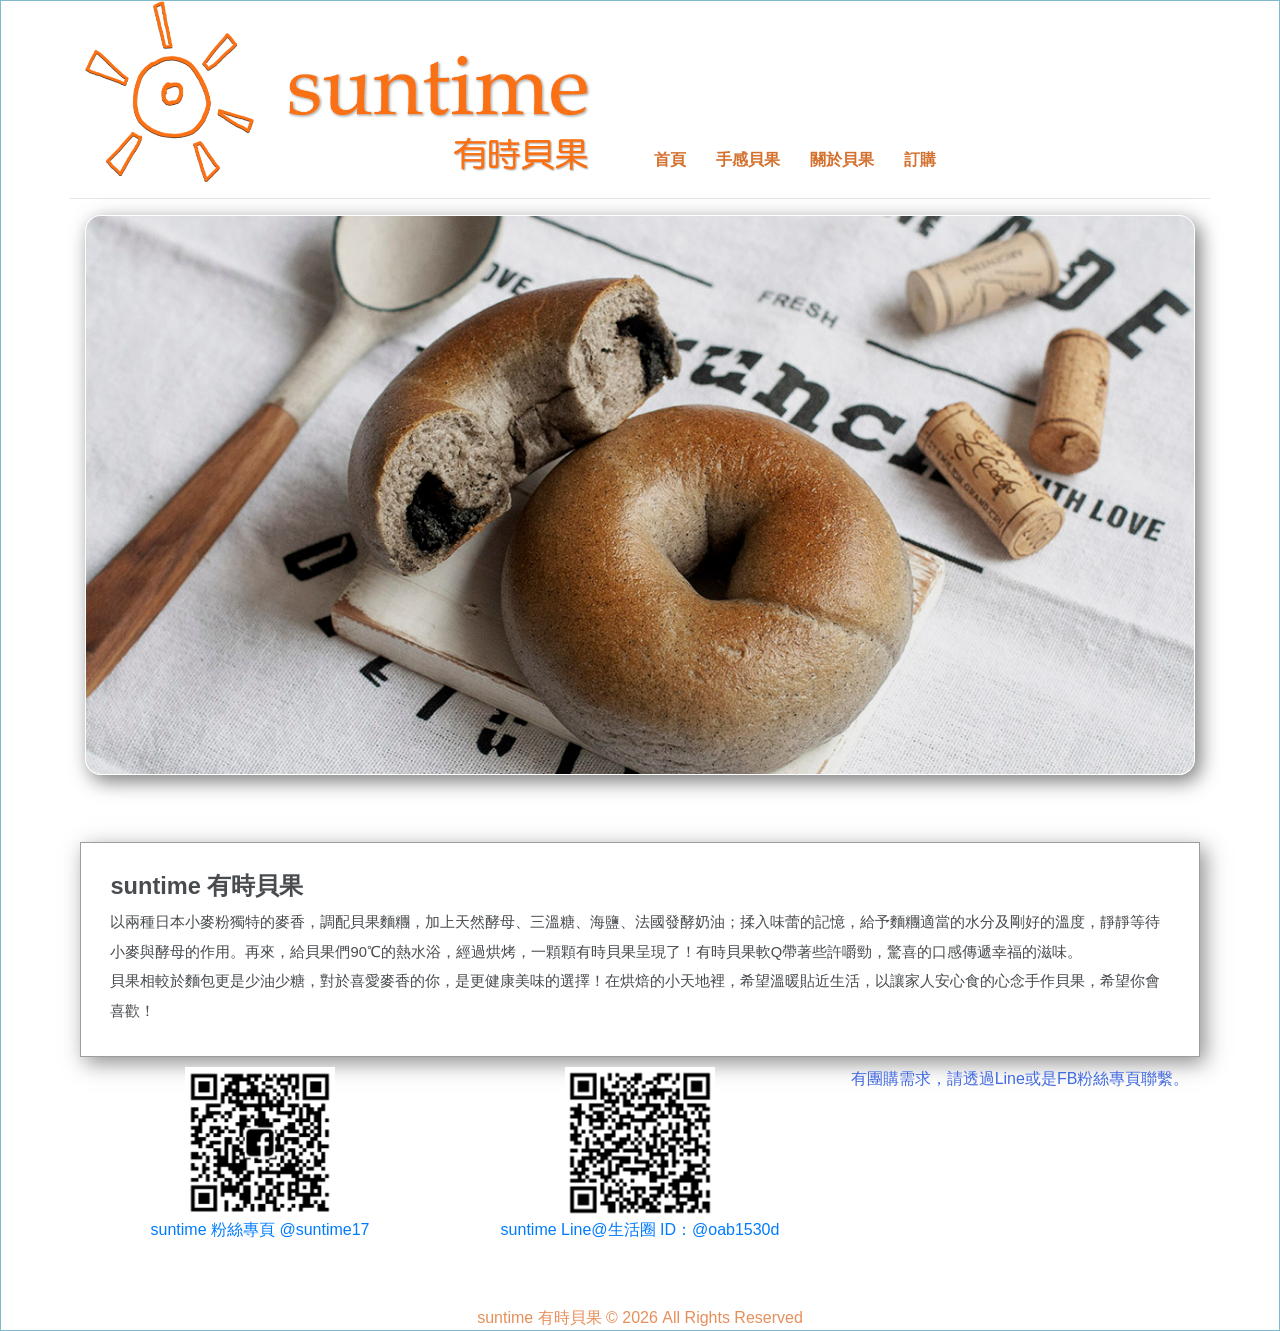
<file: index.html>
<!DOCTYPE html>
<html lang="zh-TW">
<head>
<!-- google Analytics 標記 -->
<!-- Global site tag (gtag.js) - Google Analytics -->
<script async src="https://www.googletagmanager.com/gtag/js?id=UA-131374659-1"></script>
<script>
    window.dataLayer = window.dataLayer || [];
    function gtag(){dataLayer.push(arguments);}
    gtag('js', new Date());
    gtag('config', 'UA-131374659-1');
</script>

<meta charset="UTF-8">
<title>suntime 有時貝果</title>

<meta name="description" content="suntime 有時貝果 | 好吃貝果的秘訣，就是把頂級天然的食材，以恰如其份的比例，誠意手作，精緻烘烤，獻給麵包與貝果的愛好者！特別推薦：鹽之花貝果﹑蔓越莓起司貝果！">

<meta name="viewport" content="width=device-width, initial-scale=1.0, minimum-scale=0.6, maximum-scale=2.0, user-scalable=no"/>
<link href="css/bootstrap.css" rel="stylesheet">
<link href="css/style.css" rel="stylesheet" media="all">
<link href="css/font.css" rel="stylesheet" media="all">

<!-- <script src="js/plugin/jquery-2.1.4.min.js"></script> -->
<script src="https://code.jquery.com/jquery-3.6.0.min.js"></script>
<script src="js/plugin/jquery.mobile-1.4.5.min.js"></script>

<script src="js/plugin/popper.min.js"></script>
<script src="js/plugin/bootstrap.js"></script>
<script src="js/main.js"></script>
<!-- <script src="https://smtpjs.com/v3/smtp.js"></script> -->
<!-- <script type="text/javascript" src="https://cdn.jsdelivr.net/npm/emailjs-com@2.3.2/dist/email.min.js"></script> -->

</head>

<body>
<header></header>
    <div class="container" id="myTitle">
    <!-- <div data-role="header"> -->
    <!-- 網頁標題 -->
    <div class="row">
        <img class="col-md-6" id='logoPic' src="img/sunlogo.png">

        <div class="col-md-6 navBar">
            <!-- <ul class="nav topNav"> -->
            <ul class="nav">
                <li><a href="#" class="navItem" id='mHome'>首頁</a></li>
                <li><a href="#" class="navItem" id='mBrief'>手感貝果</a></li>
                <li><a href="#" class="navItem" id='mAbout'>關於貝果</a></li>
                <li><a href="https://sunorder.netlify.app/" class="navItem" target="_blank">訂購</a></li>
            </ul>
        </div>
        <hr size="8px" align="center" width="100%">
    </div>


    <!-- 有時貝果 主頁 -->
<pageHome>
    <mainDiv class="row">
        <!-- 處理輪播圖形 -->
        <mainImg class="col-md-12"></mainImg>

        <div class="col-md-12" id="intro">
            <div class='ttlf mainCube shadow777'>
                <h1><strong>suntime 有時貝果</strong></h1>
                以兩種日本小麥粉獨特的麥香，調配貝果麵糰，加上天然酵母、三溫糖、海鹽、法國發酵奶油；揉入味蕾的記憶，給予麵糰適當的水分及剛好的溫度，靜靜等待小麥與酵母的作用。再來，給貝果們90℃的熱水浴，經過烘烤，一顆顆有時貝果呈現了！有時貝果軟Q帶著些許嚼勁，驚喜的口感傳遞幸福的滋味。</br>
                貝果相較於麵包更是少油少糖，對於喜愛麥香的你，是更健康美味的選擇！在烘焙的小天地裡，希望溫暖貼近生活，以讓家人安心食的心念手作貝果，希望你會喜歡！
            </div>
        </div>
    </mainDiv>
    <div class="row">
        <div class="col-md-4">
            <a href="https://www.facebook.com/suntime17" target="_blank">
                <img src="img/qrFb.jpg" width="150">
                <p>suntime 粉絲專頁 @suntime17</p>
            </a>
        </div>
        <div class="col-md-4">
            <a href="http://line.me/ti/p/@oab1530d" target="_blank">
                <img src="img/line@.png" width="150">
                <p>suntime Line@生活圈 ID：@oab1530d</p>
            </a>
        </div>
        <div class="col-md-4">
            <p class="infos">有團購需求，請透過Line或是FB粉絲專頁聯繫。</p>

            <!-- <div class="dl_btn"><a href="https://nieo7.github.io/suntime/form/purchase.zip" download>下載團購表單(zip檔)</a></div> -->
            <!-- <div><a href="http://www.nieo.com.tw/suntime/form/purchase.zip" download>下載團購表單(zip檔)</a></div> -->
            <!-- <div><a href="https://nieo7.github.io/suntime/form/purchase.xlsx" download>下載團購表單(excel檔)</a></div> -->
            <!-- <div class="dl_btn"><p id="downloadBtn">下載團購表單(excel檔)</p></div>
            <div>
            <p class="gf00">如果點選連結無法下載</br>請在連結處按滑鼠右鍵</br>選擇「另存連結為」即可下載</p>
            </div> -->

        </div>

    </div>
    <br>
    <br>


</pageHome>
    <!-- 貝果口味 -->
<pageBrief>
    <mmenu>
        <div class="row" id="foodType">
            <div class="col-md-4 col-sm-6">
                <img class='thumbPic' src='img/bagel/nmbx_0.webp'></img>
                <p class='ttItem'>檸檬冰心<small>　蛋奶素</small><span class='small redTag'>　新品　</span></p>
                <ul class="list-unstyled">
                    <li class='ttPrize'>定價：每個 NT$60</li>
                </ul>
                <p class="ttItemIntro">
                    檸檬及友善飼養的新鮮雞蛋製作的檸檬冰心醬，冷凍回溫15～20分鐘，像似貝果夾著酸甜檸檬冰淇淋，再回溫一點猶如流心留住你的心！一定一定要冰冰的吃喔！
                </p>
            </div>
            <!-- <div class="col-md-4 col-sm-6">
                <img class='thumbPic' src='img/bagel/rldg0.jpg'></img>
                <p class='ttItem'>乳酪蛋糕 貝果<small>　奶素　</small></p>
                <ul class="list-unstyled">
                    <li class='ttPrize'>定價：每個 NT$58</li>
                </ul>
                <p class="ttItemIntro">
                    微妙的跳脫乳酪蛋糕的口感，卻有宛如乳酪甜點般令人眷戀的滋味！
                </p>
            </div> -->
            <div class="col-md-4 col-sm-6">
                <img class='thumbPic' src='img/bagel/csscj2.jpg'></img>
                <p class='ttItem'>起司三重奏 2.0 版<small>　奶素</small></p>
                    <ul class="list-unstyled">
                        <li class='ttPrize'>定價：每個 NT$65</li>
                    </ul>
                <p class="ttItemIntro">
                    新的內餡，義大利進口的櫻桃型莫扎瑞拉牽絲的口感融合切達起司、帕馬森起司，再把貝果表面起司焗烤到金黃，鹹香「鈣」好吃！
                </p>
            </div>
            <!-- <div class="col-md-4 col-sm-6">
                <img class='thumbPic' src='img/bagel/cmlj0.jpg'></img>
                <p class='ttItem'>草莓戀人 / 草莓<small>　奶素　</small> <span class='small redTag'>　季節限定　</span></p>
                <ul class="list-unstyled">
                    <li class='ttPrize'>定價：每個 NT$60</li>
                </ul>
                <p class="ttItemIntro">
                    草莓戀人貝果，草莓乾的酸甜加上乳酪濃郁的奶香，或是草莓貝果只有草莓的存粹，都讓季節存在幸福的包圍。
                </p>
            </div> -->
            <!-- <div class="col-md-4 col-sm-6">
                <img class='thumbPic' src='img/bagel/jtrr_0.jpg'></img>
                <p class='ttItem'>海鹽焦糖<small>　奶素　</small> <span class='small redTag'>　新品　</span></p>
                <ul class="list-unstyled">
                    <li class='ttPrize'>定價：每個 NT$55</li>
                </ul>
                <p class="ttItemIntro">
                    來自法國的海鹽焦糖丁，以法國麵包🥖呈現，烘烤後融化的奶油香氣與甜鹹濃郁的焦糖風味，滿滿的美味絕對值！
                </p>
            </div> -->
            <div class="col-md-4 col-sm-6">
                <img class='thumbPic' src='img/bagel/hc_0.jpg'></img>
                <p class='ttItem'>香橙 / 香橙乳酪<small>　奶素　</small> </p>
                <ul class="list-unstyled">
                    <li class='ttPrize'>定價：每個 NT$65</li>
                </ul>
                <p class="ttItemIntro">
                    選用無添加的糖漬橘皮，烘烤時漫溢著橙果的香甜氣息，軟Q帶有香氣，加上乳酪更有意想不到的驚艷！
                </p>
            </div>
            <!-- <div class="col-md-4 col-sm-6">
                <img class='thumbPic' src='img/bagel/rsrr_0.jpg'></img>
                <p class='ttItem'>肉鬆乳酪<small>　葷食　</small></p>
                <ul class="list-unstyled">
                    <li class='ttPrize'>定價：每個 NT$56</li>
                </ul>
                <p class="ttItemIntro">
                    香鹹肉鬆融合在柔軟的奶油起司中，美妙滋味令人念念不忘！千挑萬選，無添加的絕美肉鬆。
                </p>
            </div> -->
            <!-- <div class="col-md-4 col-sm-6">
                <img class='thumbPic' src='img/bagel/bjnx_0.jpg'></img>
                <p class='ttItem'>伯爵奶酥<small>　奶素　</small></p>
                <ul class="list-unstyled">
                    <li class='ttPrize'>定價：每個 NT$50</li>
                </ul>
                <p class="ttItemIntro">
                    自製微甜奶香奶酥，搭配伯爵茶迷人的茶香，無蛋、無修飾澱粉，奶酥控的首選！
                </p>
            </div> -->
            <!-- <div class="col-md-4 col-sm-6">
                <img class='thumbPic' src='img/bagel/uwnx_0.jpg'></img>
                <p class='ttItem'>原味奶酥<small>　奶素　</small></p>
                <ul class="list-unstyled">
                    <li class='ttPrize'>定價：每個 NT$50</li>
                </ul>
                <p class="ttItemIntro">
                    法國奶油、澳洲奶粉，加日本上白糖，奶香濃郁微甜不膩，加入蔓越莓果，酸甜交織、口感升級。
                </p>
            </div> -->
            <div class="col-md-4 col-sm-6">
                <img class='thumbPic' src='img/bagel/rsbx0.jpg'></img>
                <p class='ttItem'>肉鬆冰心 <small>　葷食　</small></p>
                <ul class="list-unstyled">
                    <li class='ttPrize'>定價：每個 NT$65</li>
                </ul>
                <p class="ttItemIntro">
                    法國發酵奶油與北海道煉乳所製成的冰心餡，加上鹹香的肉鬆，夏天冰了再吃，甜鹹滋味、令人回味！
                </p>
            </div>
            <!-- <div class="col-md-4 col-sm-6">
                <img class='thumbPic' src='img/bagel/apple_0.jpg'></img>
                <p class='ttItem'>蘋果乳酪 <small>　奶素　</small></p>
                <ul class="list-unstyled">
                    <li class='ttPrize'>定價：每個 NT$58</li>
                </ul>
                <p class="ttItemIntro">
                    循著法式甜點的記憶製作蘋果餡，烘烤後蘋果餡保有微脆口感，搭配新鮮的奶油乳酪，香甜爽口！
                </p>
            </div> -->
            <!-- <div class="col-md-4 col-sm-6">
                <img class='thumbPic' src='img/bagel/ss2.jpg'></img>
                <p class='ttItem'>桑葚 / 桑葚乳酪 <small>　奶素　</small><span class='small redTag'>季節限定</span></p>
                <ul class="list-unstyled">
                    <li class='ttPrize'>定價：每個 NT$55</li>
                </ul>
                <p class="ttItemIntro">
                    每年4月中旬自家熬煮桑葚果醬，最具在地特色的莓果，豐富的花青素、維生素c、鐵質；揉入麵糰、包裹入餡，難以言喻的好滋味。
                </p>
            </div> -->
            <div class="col-md-4 col-sm-6">
                <img class='thumbPic' src='img/bagel/mtj_0.jpg'></img>
                <p class='ttItem'>明太子 <small>　葷食　</small></p>
                <ul class="list-unstyled">
                    <li class='ttPrize'>定價：每個 NT$65</li>
                </ul>
                <p class="ttItemIntro">
                    用貝果麵糰呈現法棍🥖的樣貌，口感極像軟法，日本明太子、Q比沙拉醬與發酵奶油的結合，真的好明太子喔！
                </p>
            </div>
            <div class="col-md-4 col-sm-6">
                <img class='thumbPic' src='img/bagel/lmns.jpg'></img>
                <p class='ttItem'>藍莓 / 藍莓乳酪 <small>　奶素　</small></p>
                <ul class="list-unstyled">
                    <li class='ttPrize'>定價：每個 NT$65</li>
                </ul>
                <p class="ttItemIntro">
                    藍莓、冰糖與檸檬🍋用文火慢慢的煮，不時攪拌以保持果粒的口感與最佳的酸甜比例，麵團裡拌入藍莓果醬，每一口都能吃到藍莓的味道～
                </p>
            </div>
            <!-- <div class="col-md-4 col-sm-6">
                <img class='thumbPic' src='img/bagel/blackbg.jpg'></img>
                <p class='ttItem'>黑貝果<small>　奶素　</small></p>
                <ul class="list-unstyled">
                    <li class='ttPrize'>定價：每個 NT$50</li>
                </ul>
                <p class="ttItemIntro">
                    特別選用低溫烘焙黑芝麻研磨，沒有焦苦味，而且保存了更多的養分；融入發酵奶油、三溫糖與些許海鹽平衡甜味，黑芝麻的營養與美味到位了。
                </p>
            </div> -->
            <div class="col-md-4 col-sm-6">
                <img class='thumbPic' src='img/bagel/mcbs1.jpg'></img>
                <p class='ttItem'>抹茶<small>　奶素　</small>
                <ul class="list-unstyled">
                    <li class='ttPrize'>定價：每個 NT$65</li>
                </ul>
                <p class="ttItemIntro">
                    日本丸久小山園的抹茶粉，苦澀甘醇兼融，抹茶風味濃郁香醇， 搭配半熟乳酪手法製作的抹茶內餡，熱熱的時候很好吃，冰涼後吃，更是今夏最驚喜的滋味！
                </p>
            </div>
            <div class="col-md-4 col-sm-6">
                <img class='thumbPic' src='img/bagel/ech.jpg'></img>
                <p class='ttItem'>鹽之花<small>　奶素　</small><span class="redTag">超人氣</span></p>
                <ul class="list-unstyled">
                        <li class='ttPrize'>定價：每個 NT$55</li>
                </ul>
                <p class="ttItemIntro">
                    貝果麵團與鹽奶油的比例恰到好處，軟Q貝果加上奶油融化在底部的交疊滋味，烘烤前灑上鹽之花增加口感層次，超人氣的鹽之花貝果🥯，真的好迷人！
                </p>

            </div>
            <!-- <div class="col-md-4 col-sm-6">
                <img class='thumbPic' src='img/bagel/kl0.jpg'></img>
                <p class='ttItem'>咖哩<small>　葷食　</small></p>
                <ul class="list-unstyled">
                    <li class='ttPrize'>定價：每個 NT$58</li>
                </ul>
                <p class="ttItemIntro">
                    甘甜的洋蔥、低脂豬絞肉，天然咖哩香料，製成香醇濃郁的咖哩濃湯餡；透過烘烤，飄散著咖哩香氣，內陷融化成juice、濃郁的咖哩醬汁。
                </p>
            </div> -->

            <div class="col-md-4 col-sm-6">
                <img class='thumbPic' src='img/bagel/dshc2.jpg'></img>
                <p class='ttItem'>德式香腸<small>　葷食</small></p>
                    <ul class="list-unstyled">
                            <li class='ttPrize'>定價：每個 NT$60</li>
                    </ul>
                    <p class="ttItemIntro">
                    滿滿的恆春洋蔥加入貝果麵糰，特別採用信譽可靠的信功德式香腸，表層的七彩胡椒讓香氣加分，洋溢著滿足與幸福的滋味。
                    </p>
            </div>
            <div class="col-md-4 col-sm-6">
                <img class='thumbPic' src='img/bagel/dshcbgj.jpg'></img>
                <p class='ttItem'>德式香腸貝果捲<small>　葷食</small></p>
                    <ul class="list-unstyled">
                            <li class='ttPrize'>定價：每個 NT$65</li>
                    </ul>
                    <p class="ttItemIntro">
                        好吃的信功豬德式香腸，用貝果麵糰圈裹成捲，可愛又令人滿足的德式香腸貝果捲是鹹口味貝果的首選。
                    </p>
            </div>
            <!-- <div class="col-md-4 col-sm-6">
                <img class='thumbPic' src='img/bagel/mum0.jpg'></img>
                <p class='ttItem'>蔓越莓起司<small>　奶素</small></p>
                <ul class="list-unstyled">
                    <li class='ttPrize'>定價：每個 NT$55</li>
                </ul>
                <p class="ttItemIntro">
                    生長於北美的小紅寶石果，加上荷蘭天然熟成的米摩勒特起司，微鹹的味道帶著果香，與酸甜莓果之間交織了和諧的滋味！
                </p>
            </div> -->
            <!-- <div class="col-md-4 col-sm-6">
                <img class='thumbPic' src='img/bagel/gnbg01.jpg'></img>
                <p class='ttItem'>吉拿貝果<small>　奶素</small></p>
                <ul class="list-unstyled">
                    <li class='ttPrize'>每個 定價：NT$58</li>
                </ul>
                <p class="ttItemIntro">
                    以貝果少油少糖的概念出發，麵糰裡加入足量的胡桃，選用日本Gaban頂級肉桂粉，香味溫和有深度，表面的中雙糖讓甜味帶著口感。
                </p>
            </div> -->
            <div class="col-md-4 col-sm-6">
                <img class="thumbPic" src='img/bagel/kkrl.jpg'></img>
                <p class='ttItem'>可可乳酪<small>　奶素</small></p>
                    <ul class="list-unstyled">
                        <li class='ttPrize'>定價：每個 NT$65</li>
                    </ul>
                <p class="ttItemIntro">
                    法芙娜是高級巧克力的代名詞，以100%的法芙娜可可粉加在貝果麵糰中，香純的可可風味加上法芙娜巧克力豆、綿密的奶油乳酪，對味！
                </p>
            </div>
                <!-- <div class="col-md-4 col-sm-6">
                    <img class="thumbPic" src='img/bagel/ccfmd2.jpg'></img>
                    <p class='ttItem'>可可蜂蜜丁<small>　奶素</small></p>
                        <ul class="list-unstyled">
                                <li class='ttPrize'>定價：每個 NT$58</li>
                        </ul>
                    <p class="ttItemIntro">
                        法芙娜是高級巧克力的代名詞，以100%的法芙娜可可粉加在貝果麵糰中，香純的可可風味加上法芙娜巧克力豆，遇上蜂蜜丁，滿是愉悅與抗氧化的能量～
                    </p>
                </div> -->
                <div class="col-md-4 col-sm-6">
                    <img class='thumbPic' src='img/bagel/cklht0.jpg'></img>
                    <p class='ttItem'>巧克力杏桃<small>　奶素</small></p>
                        <ul class="list-unstyled">
                                <li class='ttPrize'>定價：每個 NT$65</li>
                        </ul>
                    <p class="ttItemIntro">
                        使用頂級法國法芙娜100%黑可可粉及巧克力豆，當巧克力與杏桃相遇，入口回味，絕佳搭配！
                    </p>
                </div>
                <!-- <div class="col-md-4 col-sm-6">
                    <img class='thumbPic' src='img/bagel/htfmd0.jpg'></img>
                    <p class='ttItem'>核桃蜂蜜丁<small>　奶素</small></p>
                        <ul class="list-unstyled">
                                <li class='ttPrize'>定價：每個 NT$52</li>
                        </ul>
                        <p class="ttItemIntro">
                            核桃麵糰裡包入日本加藤美蜂園的蜂蜜丁，非常協調的滋味。
                        </p>
                </div> -->

                <div class="col-md-4 col-sm-6">
                    <img class='thumbPic' src='img/bagel/uw1.jpg'></img>
                    <p class='ttItem'>原味<small>　奶素</small></p>
                        <ul class="list-unstyled">
                                <li class='ttPrize'>定價：每個 NT$45</li>
                        </ul>
                        <p class="ttItemIntro">
                            貝果的初心，精心手製，特別軟Q的口感，喜愛貝果的您，一定要品嚐看看。
                        </p>
                </div>
                <!-- <div class="col-md-4 col-sm-6">
                    <img class='thumbPic' src='img/bagel/hgemj1.jpg'></img>
                    <p class='ttItem'>黃金亞麻籽<small>　奶素</small></p>
                        <ul class="list-unstyled">
                            <li class='ttPrize'>定價：每個 NT$40</li>
                        </ul>
                        <p class="ttItemIntro">
                            麵糰中揉入黃金亞麻籽，烤出營養，也烤出特別的風味。
                        </p>
                </div> -->

            <!-- <div class="col-md-4 col-sm-6">
                <img class='thumbPic' src='img/bagel/mg0.jpg'></img>
                <p class='ttItem'>芒果 / 芒果乳酪<small>　奶素　</small><span class='small'>完售，請期待今年產季到來</span></p>
                <ul class="list-unstyled">
                    <li class='ttPrize'>定價：每個 NT$58</li>
                </ul>
                <p class="ttItemIntro">
                    台南玉井生產的新鮮芒果，手工切片、烘烤。天然香甜的夏之果經過酒釀後，無論是單純芒果、或是與奶油起司交織的味道都十分迷人。
                </p>
            </div> -->
        </div>
    </mmenu>
</pageBrief>

<!-- 關於 貝果 -->
<pageAbout>
    <div class='nBoard'>
        <h5><strong>訂購及運費說明</strong></h5>
        請點選右上方「訂購」進入線上訂購頁，選擇品項數量並填寫收件資料，送出後會顯示訂單編號，並寄送訂購通知信給您。
        我們收到訂購後會與您聯絡確認時間，確認無誤並收到您的匯款後，將於2～5天內出貨。<br><br>

        <strong>冷凍宅配（台灣本島）</strong>
        <ul><li>運費：NT$160。訂購滿2000元免運費。</li></ul>
        <strong>高雄市區</strong><br>
        <ul><li>訂購滿1500元，可免費常溫送貨（請於三日前訂購）。</li></ul>
    </div>
    <div class='nBoard'>
        <h5><strong>貝果保存</strong></h5>
        <strong>常溫貝果</strong>當天未食用，建議冷藏或冷凍。</br>
        <strong>宅配冷凍貝果</strong>皆以冷凍保存！
    </div>

    <div class='nBoard'>
        <h5><strong>貝果解凍</strong></h5>
        <ul>
            <li>前一晚放到冰箱冷藏室退冰。</li>
            <li>室溫退冰約40分鐘。</li>
        </ul>
    </div>
    <div class='nBoard'>
        <h5><strong>貝果加熱</strong></h5>
        <p>常溫或冷藏退冰貝果的加熱方式</p>
            <ul><strong>烤箱：</strong>
                <li>預熱烤箱180℃ 5分鐘，貝果表面噴水，放進烤箱3～4分鐘。</li>
            </ul>
            <ul><strong>氣炸鍋：</strong>
                <li>200℃免預熱，加熱1分30秒～2分鐘。</li>
                <li>預熱180℃，加熱1分30秒～2分鐘。</li>
                <li>冷凍直接加熱：預熱160℃後烤直接烤6分鐘。</li>
            </ul>

            <ul><strong>微波爐：</strong>
                <li>貝果表面噴水，加熱20～30秒。</li>
            </ul>

            <ul><strong>電鍋：</strong>
                <li>只要10cc的水，電鍋跳起即可取出食用。</li>
                <li>冷凍直接加熱：貝果不需解凍，加入50cc的水，電源跳起7-10分鐘後取出。</li>
            </ul>
    </div>



</pageAbout>
    <div class='row'>
        <div data-role="footer"  class='col-md-12 ttOrange'> suntime 有時貝果 © 2026 All Rights Reserved</div>
    </div>
</body>
</html>
</file>
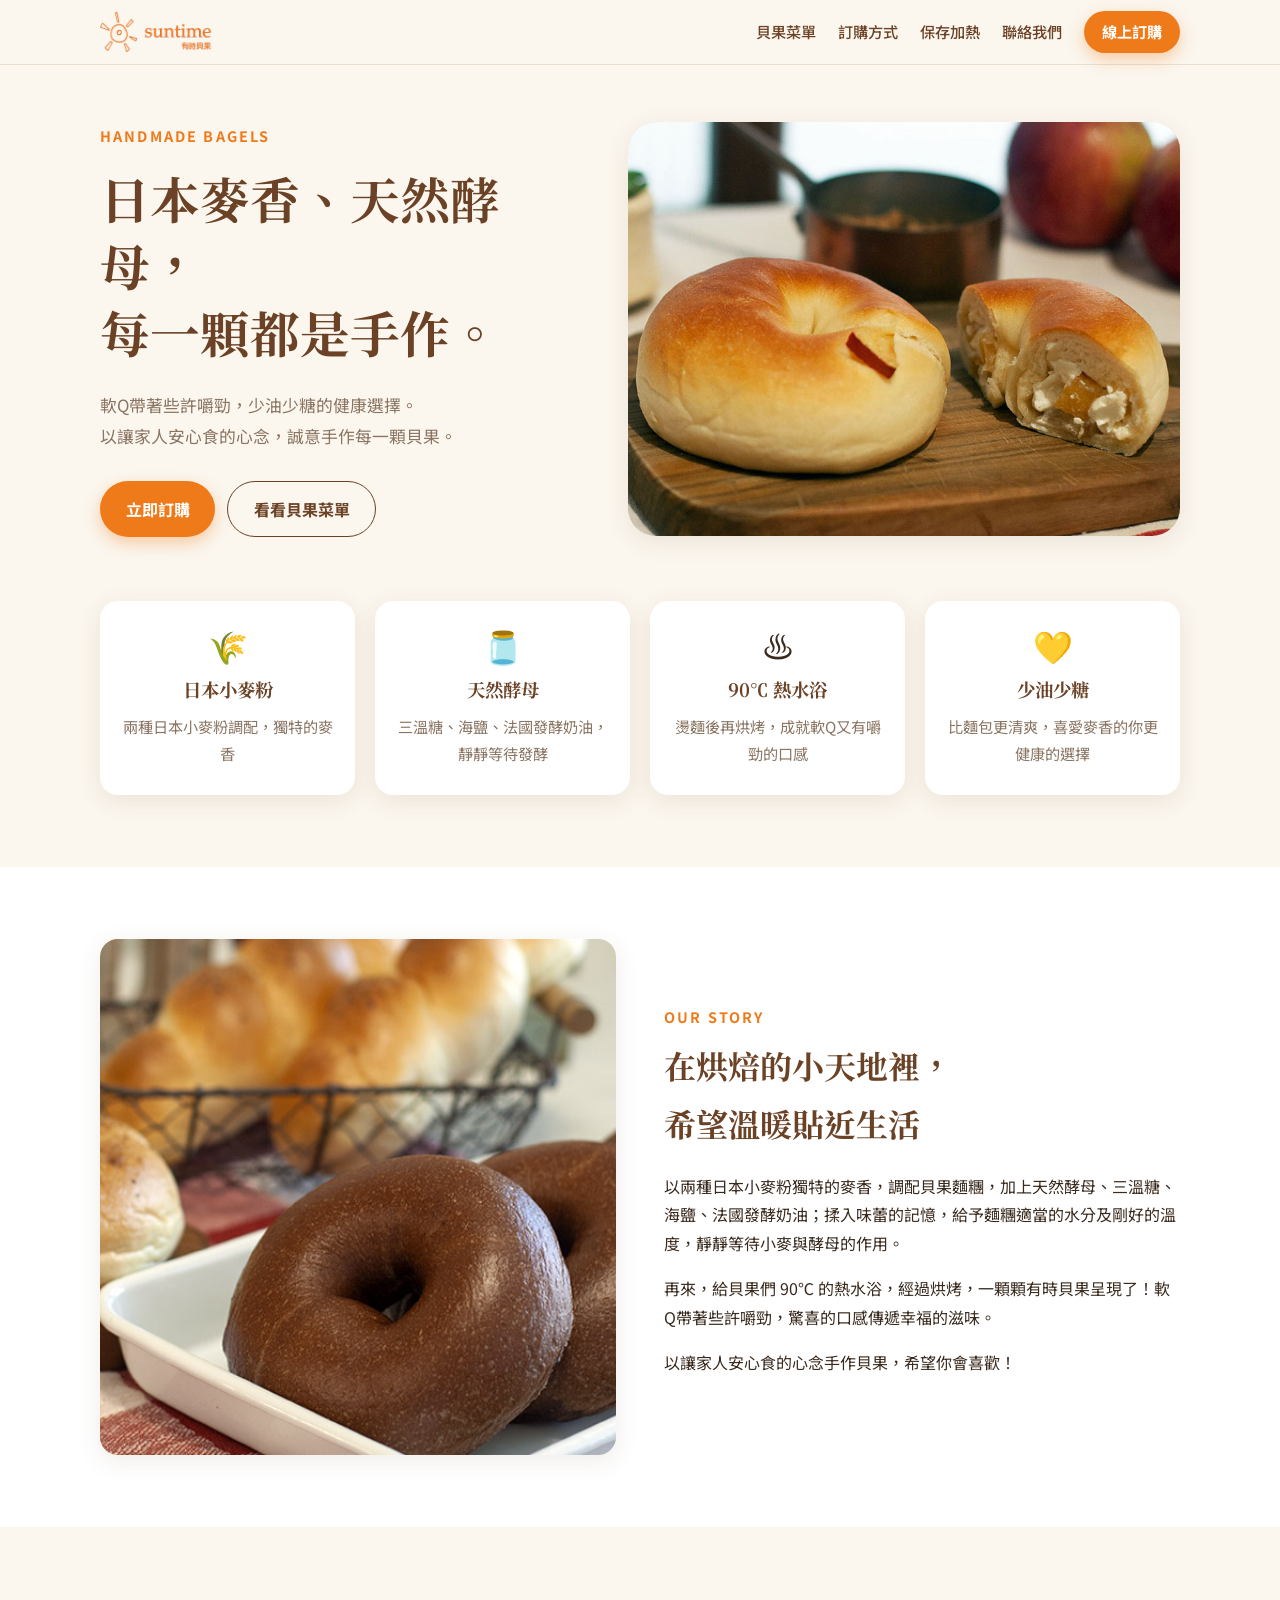
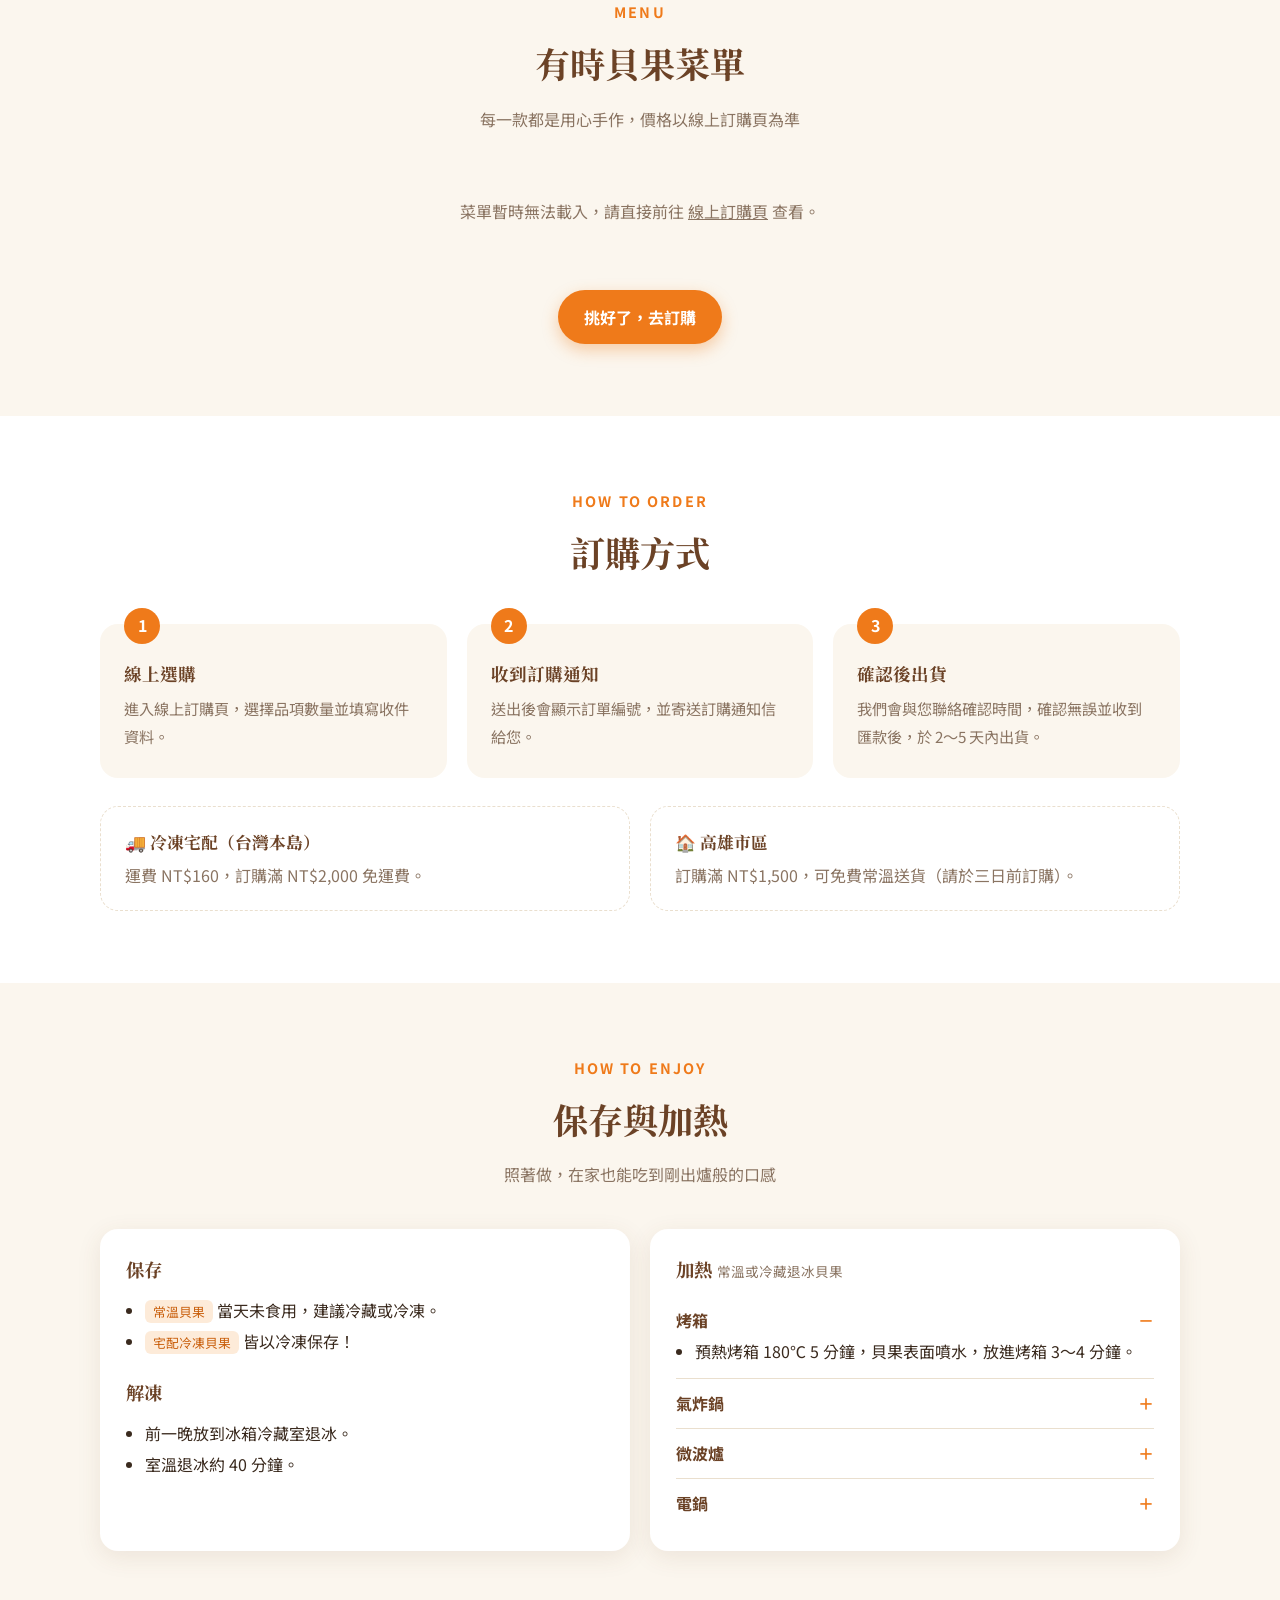
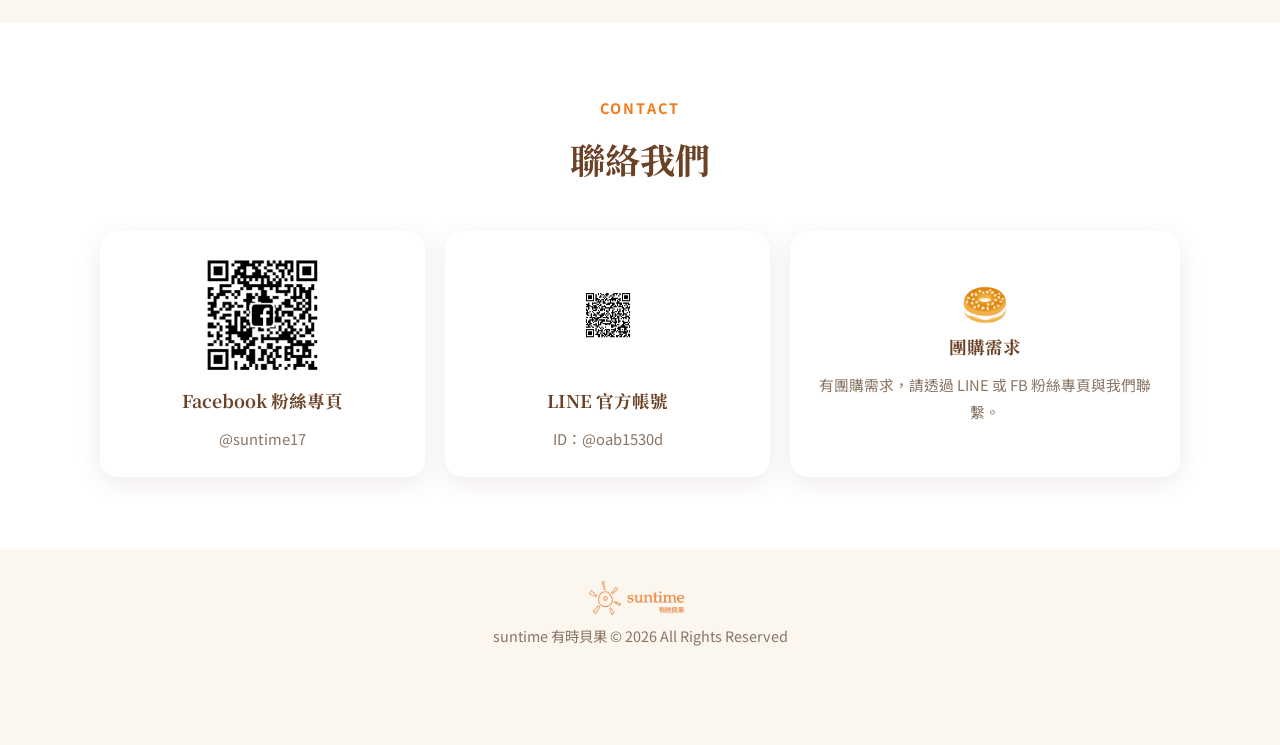
<file: new.html>
<!DOCTYPE html>
<html lang="zh-TW">
<head>
<meta charset="UTF-8">
<meta name="viewport" content="width=device-width, initial-scale=1">
<title>suntime 有時貝果｜日本麥香・天然酵母・手作貝果</title>
<meta name="description" content="suntime 有時貝果 | 以兩種日本小麥粉、天然酵母、法國發酵奶油誠意手作，經過90℃熱水浴與烘烤，軟Q帶著嚼勁。線上訂購，冷凍宅配台灣本島。">

<!-- 分享到 LINE / FB 時的預覽 -->
<meta property="og:type" content="website">
<meta property="og:title" content="suntime 有時貝果">
<meta property="og:description" content="日本麥香、天然酵母，每一顆都是手作。線上訂購，冷凍宅配台灣本島。">
<meta property="og:image" content="https://nieo7.github.io/suntime/img/mainImg_1.jpg">
<meta property="og:url" content="https://nieo7.github.io/suntime/">

<link rel="preconnect" href="https://fonts.googleapis.com">
<link rel="preconnect" href="https://fonts.gstatic.com" crossorigin>
<link href="https://fonts.googleapis.com/css2?family=Noto+Sans+TC:wght@400;500;700&family=Noto+Serif+TC:wght@500;700&display=swap" rel="stylesheet">

<style>
  :root {
    --orange: #ef7a1a;        /* logo 太陽橘 */
    --orange-dark: #c95f0c;
    --cream: #fbf6ee;         /* 奶油白底 */
    --paper: #ffffff;
    --crust: #6b4226;         /* 麵包棕 */
    --ink: #3a2a1e;
    --muted: #8a7462;
    --line: #eadfce;
    --radius: 18px;
    --shadow: 0 6px 24px rgba(107, 66, 38, .10);
    --serif: "Noto Serif TC", serif;
    --sans: "Noto Sans TC", system-ui, sans-serif;
  }
  * { box-sizing: border-box; }
  html { scroll-behavior: smooth; scroll-padding-top: 76px; }
  body { margin: 0; background: var(--cream); color: var(--ink); font-family: var(--sans); line-height: 1.8; -webkit-font-smoothing: antialiased; }
  img { max-width: 100%; display: block; }
  a { color: inherit; }
  .wrap { max-width: 1120px; margin: 0 auto; padding: 0 20px; }

  /* ---------- 按鈕 ---------- */
  .btn { display: inline-flex; align-items: center; justify-content: center; gap: .4em; padding: .8em 1.6em; border-radius: 999px; font-weight: 700; text-decoration: none; font-size: 1rem; transition: transform .15s, background .15s; }
  .btn:hover { transform: translateY(-1px); }
  .btn-primary { background: var(--orange); color: #fff; box-shadow: 0 6px 16px rgba(239, 122, 26, .35); }
  .btn-primary:hover { background: var(--orange-dark); }
  .btn-ghost { border: 1.5px solid var(--crust); color: var(--crust); }

  /* ---------- 頁首 ---------- */
  header { position: sticky; top: 0; z-index: 20; background: rgba(251, 246, 238, .92); backdrop-filter: blur(8px); border-bottom: 1px solid var(--line); }
  header .wrap { display: flex; align-items: center; justify-content: space-between; height: 64px; gap: 16px; }
  header .logo img { height: 40px; width: auto; }
  nav { display: flex; align-items: center; gap: 22px; font-size: .95rem; }
  nav a { text-decoration: none; color: var(--crust); font-weight: 500; }
  nav a:not(.btn):hover { color: var(--orange); }
  nav .btn { padding: .5em 1.2em; font-size: .95rem; }

  /* ---------- 主視覺 ---------- */
  .hero { padding: 56px 0 40px; }
  .hero .wrap { display: grid; grid-template-columns: 1fr 1.15fr; gap: 48px; align-items: center; }
  .eyebrow { color: var(--orange); font-weight: 700; letter-spacing: .15em; font-size: .9rem; }
  .hero h1 { font-family: var(--serif); font-size: clamp(2rem, 4.2vw, 3.1rem); line-height: 1.35; margin: .3em 0 .5em; color: var(--crust); }
  .hero p { color: var(--muted); font-size: 1.05rem; margin: 0 0 1.8em; }
  .hero .actions { display: flex; gap: 12px; flex-wrap: wrap; }
  .hero-img { border-radius: 28px; overflow: hidden; box-shadow: var(--shadow); aspect-ratio: 4 / 3; background: var(--line); }
  .hero-img img { width: 100%; height: 100%; object-fit: cover; }

  /* ---------- 區塊共用 ---------- */
  section { padding: 72px 0; }
  .sec-head { text-align: center; margin-bottom: 40px; }
  .sec-head .eyebrow { display: block; margin-bottom: 6px; }
  .sec-head h2 { font-family: var(--serif); font-size: clamp(1.6rem, 3vw, 2.2rem); color: var(--crust); margin: 0; }
  .sec-head p { color: var(--muted); margin: 10px auto 0; max-width: 560px; }
  .alt { background: var(--paper); }

  /* ---------- 特色 ---------- */
  .features { display: grid; grid-template-columns: repeat(4, 1fr); gap: 20px; }
  .feature { background: var(--paper); border-radius: var(--radius); padding: 28px 22px; text-align: center; box-shadow: var(--shadow); }
  .feature .icon { font-size: 2rem; line-height: 1; }
  .feature h3 { font-family: var(--serif); color: var(--crust); margin: 12px 0 6px; font-size: 1.15rem; }
  .feature p { margin: 0; color: var(--muted); font-size: .95rem; }

  /* ---------- 品牌故事 ---------- */
  .story { display: grid; grid-template-columns: 1fr 1fr; gap: 48px; align-items: center; }
  .story img { border-radius: var(--radius); box-shadow: var(--shadow); aspect-ratio: 1 / 1; object-fit: cover; width: 100%; }
  .story h2 { font-family: var(--serif); color: var(--crust); font-size: clamp(1.5rem, 2.8vw, 2rem); margin: .2em 0 .6em; }
  .story p { margin: 0 0 1em; }

  /* ---------- 菜單 ---------- */
  .menu { display: grid; grid-template-columns: repeat(auto-fill, minmax(240px, 1fr)); gap: 24px; }
  .card { background: var(--paper); border-radius: var(--radius); overflow: hidden; box-shadow: var(--shadow); display: flex; flex-direction: column; }
  .card .pic { aspect-ratio: 1 / 1; background: var(--line); }
  .card .pic img { width: 100%; height: 100%; object-fit: cover; }
  .card .body { padding: 16px 18px 20px; display: flex; flex-direction: column; gap: 6px; flex: 1; }
  .card .top { display: flex; justify-content: space-between; align-items: baseline; gap: 10px; }
  .card h3 { font-family: var(--serif); font-size: 1.1rem; margin: 0; color: var(--crust); }
  .card .price { color: var(--orange); font-weight: 700; white-space: nowrap; }
  .card p { margin: 0; color: var(--muted); font-size: .9rem; line-height: 1.7; }
  .menu-state { text-align: center; color: var(--muted); padding: 24px; grid-column: 1 / -1; }
  .menu-cta { text-align: center; margin-top: 40px; }

  /* ---------- 訂購方式 ---------- */
  .steps { display: grid; grid-template-columns: repeat(3, 1fr); gap: 20px; counter-reset: step; }
  .step { background: var(--cream); border-radius: var(--radius); padding: 28px 24px; position: relative; }
  .step::before { counter-increment: step; content: counter(step); position: absolute; top: -16px; left: 24px; width: 36px; height: 36px; border-radius: 50%; background: var(--orange); color: #fff; font-weight: 700; display: grid; place-items: center; }
  .step h3 { font-family: var(--serif); color: var(--crust); margin: 6px 0 6px; font-size: 1.1rem; }
  .step p { margin: 0; color: var(--muted); font-size: .95rem; }
  .shipping { display: grid; grid-template-columns: 1fr 1fr; gap: 20px; margin-top: 28px; }
  .ship { border: 1.5px dashed var(--line); border-radius: var(--radius); padding: 20px 24px; }
  .ship strong { color: var(--crust); font-family: var(--serif); font-size: 1.05rem; }
  .ship p { margin: 4px 0 0; color: var(--muted); }

  /* ---------- 保存加熱 ---------- */
  .care { display: grid; grid-template-columns: 1fr 1fr; gap: 20px; }
  .care-box { background: var(--paper); border-radius: var(--radius); padding: 24px 26px; box-shadow: var(--shadow); }
  .care-box h3 { font-family: var(--serif); color: var(--crust); margin: 0 0 10px; font-size: 1.15rem; }
  .care-box ul { margin: 0; padding-left: 1.2em; }
  .care-box li { margin: 2px 0; }
  .care-box .tag { display: inline-block; font-size: .8rem; color: var(--orange-dark); background: #fdebd9; padding: 0 .6em; border-radius: 6px; margin-right: 4px; }
  details { border-top: 1px solid var(--line); padding: 10px 0; }
  details:first-of-type { border-top: 0; }
  summary { cursor: pointer; font-weight: 700; color: var(--crust); list-style: none; display: flex; justify-content: space-between; }
  summary::-webkit-details-marker { display: none; }
  summary::after { content: "＋"; color: var(--orange); }
  details[open] summary::after { content: "－"; }
  details ul { margin-top: 6px; color: var(--ink); }

  /* ---------- 聯絡 ---------- */
  .contact { display: grid; grid-template-columns: 1fr 1fr 1.2fr; gap: 20px; align-items: stretch; }
  .contact a.box, .contact .box { background: var(--paper); border-radius: var(--radius); padding: 24px; text-align: center; text-decoration: none; box-shadow: var(--shadow); display: flex; flex-direction: column; align-items: center; justify-content: center; gap: 10px; }
  .contact img { width: 120px; height: 120px; object-fit: contain; }
  .contact .box strong { color: var(--crust); font-family: var(--serif); font-size: 1.1rem; }
  .contact .box span { color: var(--muted); font-size: .92rem; }

  footer { text-align: center; padding: 32px 0 96px; color: var(--muted); font-size: .9rem; }
  footer img { height: 34px; width: auto; margin: 0 auto 8px; opacity: .85; }

  /* 手機底部固定訂購鈕 */
  .float-order { display: none; }

  /* ---------- 手機 ---------- */
  @media (max-width: 860px) {
    nav a:not(.btn) { display: none; }
    .hero { padding-top: 28px; }
    .hero .wrap, .story { grid-template-columns: 1fr; gap: 28px; }
    .hero-img { order: -1; }
    .features { grid-template-columns: 1fr 1fr; }
    .steps, .shipping, .care, .contact { grid-template-columns: 1fr; }
    .steps { gap: 28px; }
    section { padding: 56px 0; }
    .float-order { display: flex; position: fixed; left: 16px; right: 16px; bottom: 16px; z-index: 30; }
    .float-order .btn { width: 100%; padding: 1em; }
  }
  @media (max-width: 420px) {
    .features { grid-template-columns: 1fr; }
    .menu { grid-template-columns: 1fr 1fr; gap: 12px; }
    .card .body { padding: 12px; }
    .card .top { flex-direction: column; gap: 0; }
    .card p { display: none; }  /* 窄螢幕兩欄時只秀品名與價格 */
  }
</style>
</head>

<body>

<header>
  <div class="wrap">
    <a class="logo" href="#top"><img src="img/sunlogo.png" alt="suntime 有時貝果"></a>
    <nav>
      <a href="#menu">貝果菜單</a>
      <a href="#how">訂購方式</a>
      <a href="#care">保存加熱</a>
      <a href="#contact">聯絡我們</a>
      <a class="btn btn-primary" href="https://sunorder.netlify.app/" target="_blank" rel="noopener">線上訂購</a>
    </nav>
  </div>
</header>

<main id="top">

  <!-- 主視覺 -->
  <div class="hero">
    <div class="wrap">
      <div>
        <span class="eyebrow">HANDMADE BAGELS</span>
        <h1>日本麥香、天然酵母，<br>每一顆都是手作。</h1>
        <p>軟Q帶著些許嚼勁，少油少糖的健康選擇。<br>以讓家人安心食的心念，誠意手作每一顆貝果。</p>
        <div class="actions">
          <a class="btn btn-primary" href="https://sunorder.netlify.app/" target="_blank" rel="noopener">立即訂購</a>
          <a class="btn btn-ghost" href="#menu">看看貝果菜單</a>
        </div>
      </div>
      <div class="hero-img"><img id="heroImg" src="img/mainImg_1.jpg" alt="有時貝果"></div>
    </div>
  </div>

  <!-- 特色 -->
  <section style="padding-top:24px">
    <div class="wrap features">
      <div class="feature"><div class="icon">🌾</div><h3>日本小麥粉</h3><p>兩種日本小麥粉調配，獨特的麥香</p></div>
      <div class="feature"><div class="icon">🫙</div><h3>天然酵母</h3><p>三溫糖、海鹽、法國發酵奶油，靜靜等待發酵</p></div>
      <div class="feature"><div class="icon">♨️</div><h3>90℃ 熱水浴</h3><p>燙麵後再烘烤，成就軟Q又有嚼勁的口感</p></div>
      <div class="feature"><div class="icon">💛</div><h3>少油少糖</h3><p>比麵包更清爽，喜愛麥香的你更健康的選擇</p></div>
    </div>
  </section>

  <!-- 品牌故事 -->
  <section class="alt">
    <div class="wrap story">
      <img src="img/mainImg_4.jpg" alt="手作貝果" loading="lazy">
      <div>
        <span class="eyebrow">OUR STORY</span>
        <h2>在烘焙的小天地裡，<br>希望溫暖貼近生活</h2>
        <p>以兩種日本小麥粉獨特的麥香，調配貝果麵糰，加上天然酵母、三溫糖、海鹽、法國發酵奶油；揉入味蕾的記憶，給予麵糰適當的水分及剛好的溫度，靜靜等待小麥與酵母的作用。</p>
        <p>再來，給貝果們 90℃ 的熱水浴，經過烘烤，一顆顆有時貝果呈現了！軟Q帶著些許嚼勁，驚喜的口感傳遞幸福的滋味。</p>
        <p>以讓家人安心食的心念手作貝果，希望你會喜歡！</p>
      </div>
    </div>
  </section>

  <!-- 菜單（即時讀取訂購系統的 bagels 表，價格與訂購頁一致） -->
  <section id="menu">
    <div class="wrap">
      <div class="sec-head">
        <span class="eyebrow">MENU</span>
        <h2>有時貝果菜單</h2>
        <p>每一款都是用心手作，價格以線上訂購頁為準</p>
      </div>
      <div class="menu" id="menuGrid"><div class="menu-state">菜單載入中…</div></div>
      <div class="menu-cta"><a class="btn btn-primary" href="https://sunorder.netlify.app/" target="_blank" rel="noopener">挑好了，去訂購</a></div>
    </div>
  </section>

  <!-- 訂購方式 -->
  <section id="how" class="alt">
    <div class="wrap">
      <div class="sec-head">
        <span class="eyebrow">HOW TO ORDER</span>
        <h2>訂購方式</h2>
      </div>
      <div class="steps">
        <div class="step"><h3>線上選購</h3><p>進入線上訂購頁，選擇品項數量並填寫收件資料。</p></div>
        <div class="step"><h3>收到訂購通知</h3><p>送出後會顯示訂單編號，並寄送訂購通知信給您。</p></div>
        <div class="step"><h3>確認後出貨</h3><p>我們會與您聯絡確認時間，確認無誤並收到匯款後，於 2～5 天內出貨。</p></div>
      </div>
      <div class="shipping">
        <div class="ship"><strong>🚚 冷凍宅配（台灣本島）</strong><p>運費 NT$160，訂購滿 NT$2,000 免運費。</p></div>
        <div class="ship"><strong>🏠 高雄市區</strong><p>訂購滿 NT$1,500，可免費常溫送貨（請於三日前訂購）。</p></div>
      </div>
    </div>
  </section>

  <!-- 保存加熱 -->
  <section id="care">
    <div class="wrap">
      <div class="sec-head">
        <span class="eyebrow">HOW TO ENJOY</span>
        <h2>保存與加熱</h2>
        <p>照著做，在家也能吃到剛出爐般的口感</p>
      </div>
      <div class="care">
        <div class="care-box">
          <h3>保存</h3>
          <ul>
            <li><span class="tag">常溫貝果</span>當天未食用，建議冷藏或冷凍。</li>
            <li><span class="tag">宅配冷凍貝果</span>皆以冷凍保存！</li>
          </ul>
          <h3 style="margin-top:20px">解凍</h3>
          <ul>
            <li>前一晚放到冰箱冷藏室退冰。</li>
            <li>室溫退冰約 40 分鐘。</li>
          </ul>
        </div>
        <div class="care-box">
          <h3>加熱 <small style="font-family:var(--sans);font-size:.85rem;color:var(--muted);font-weight:400">常溫或冷藏退冰貝果</small></h3>
          <details open>
            <summary>烤箱</summary>
            <ul><li>預熱烤箱 180℃ 5 分鐘，貝果表面噴水，放進烤箱 3～4 分鐘。</li></ul>
          </details>
          <details>
            <summary>氣炸鍋</summary>
            <ul>
              <li>200℃ 免預熱，加熱 1 分 30 秒～2 分鐘。</li>
              <li>預熱 180℃，加熱 1 分 30 秒～2 分鐘。</li>
              <li>冷凍直接加熱：預熱 160℃ 後直接烤 6 分鐘。</li>
            </ul>
          </details>
          <details>
            <summary>微波爐</summary>
            <ul><li>貝果表面噴水，加熱 20～30 秒。</li></ul>
          </details>
          <details>
            <summary>電鍋</summary>
            <ul>
              <li>只要 10cc 的水，電鍋跳起即可取出食用。</li>
              <li>冷凍直接加熱：貝果不需解凍，加入 50cc 的水，電源跳起 7～10 分鐘後取出。</li>
            </ul>
          </details>
        </div>
      </div>
    </div>
  </section>

  <!-- 聯絡 / 團購 -->
  <section id="contact" class="alt">
    <div class="wrap">
      <div class="sec-head">
        <span class="eyebrow">CONTACT</span>
        <h2>聯絡我們</h2>
      </div>
      <div class="contact">
        <a class="box" href="https://www.facebook.com/suntime17" target="_blank" rel="noopener">
          <img src="img/qrFb.jpg" alt="Facebook QR code" loading="lazy">
          <strong>Facebook 粉絲專頁</strong><span>@suntime17</span>
        </a>
        <a class="box" href="http://line.me/ti/p/@oab1530d" target="_blank" rel="noopener">
          <img src="img/line@800.png" alt="LINE QR code" loading="lazy">
          <strong>LINE 官方帳號</strong><span>ID：@oab1530d</span>
        </a>
        <div class="box">
          <div style="font-size:2.4rem;line-height:1">🥯</div>
          <strong>團購需求</strong>
          <span>有團購需求，請透過 LINE 或 FB 粉絲專頁與我們聯繫。</span>
        </div>
      </div>
    </div>
  </section>

</main>

<footer>
  <img src="img/sunlogo.png" alt="suntime 有時貝果">
  suntime 有時貝果 © <span id="year">2026</span> All Rights Reserved
</footer>

<div class="float-order"><a class="btn btn-primary" href="https://sunorder.netlify.app/" target="_blank" rel="noopener">線上訂購</a></div>

<script>
  // 主視覺隨機換一張（沿用原網站的 9 張主圖）
  document.getElementById('heroImg').src = 'img/mainImg_' + Math.floor(Math.random() * 9) + '.jpg';
  document.getElementById('year').textContent = new Date().getFullYear();

  // 菜單：直接讀訂購系統的 bagels 表（公開唯讀），在後台改價或上下架會自動同步
  const SUPABASE_URL = 'https://krfrlpmgpfdntaqlyjyq.supabase.co';
  const SUPABASE_KEY = 'sb_publishable_Pg8T2D8pc-kkKIDD7hF6UA_5qRDGGsS';
  const grid = document.getElementById('menuGrid');

  function el(tag, cls, text) {
    const e = document.createElement(tag);
    if (cls) e.className = cls;
    if (text != null) e.textContent = text;
    return e;
  }

  fetch(SUPABASE_URL + '/rest/v1/bagels?select=name,price,description,image_url&is_active=eq.true&order=sort_order',
        { headers: { apikey: SUPABASE_KEY } })
    .then(function (r) { if (!r.ok) throw new Error(r.status); return r.json(); })
    .then(function (list) {
      grid.innerHTML = '';
      if (!list.length) { grid.appendChild(el('div', 'menu-state', '目前沒有上架的貝果，請稍後再來看看。')); return; }
      list.forEach(function (b) {
        const card = el('div', 'card');
        const pic = el('div', 'pic');
        if (b.image_url) {
          const img = el('img');
          img.src = b.image_url; img.alt = b.name; img.loading = 'lazy';
          pic.appendChild(img);
        }
        const body = el('div', 'body');
        const top = el('div', 'top');
        top.appendChild(el('h3', null, b.name));
        top.appendChild(el('span', 'price', 'NT$ ' + b.price));
        body.appendChild(top);
        if (b.description) body.appendChild(el('p', null, b.description));
        card.appendChild(pic); card.appendChild(body);
        grid.appendChild(card);
      });
    })
    .catch(function () {
      grid.innerHTML = '';
      const s = el('div', 'menu-state');
      s.append('菜單暫時無法載入，請直接前往 ');
      const a = el('a', null, '線上訂購頁'); a.href = 'https://sunorder.netlify.app/'; a.target = '_blank';
      s.append(a, ' 查看。');
      grid.appendChild(s);
    });
</script>
</body>
</html>
</file>
<file: css/style.css>
@charset "utf-8";
@font-face {
    font-family:"HOBO";
    src: url(files/HoboStd.otf);
}

/*視窗底色設定*/
body{
    /* position: relative; */
    border:1px solid #7eb9d0;
    background: #fff;
    text-align: center;
}

h1{
    font-size: 1.6em;
}
.picword{
    color: chocolate;
    font-weight: bold; 
    font-size: 1.2em;
}
#logoPic{
    /* margin: 10px; */
    width: 100%;
    height: 100%;
}

.fullimg{
    width: 100%;
    border:1px solid #fff;
    border-radius: 1em;
    
}
.infos{
    color: royalblue;
}
/* 簡介 */
#intro{
    margin-top: 5%;
    padding: 10px;    
    border-radius: 1em;
    font-size: 0.96em;
    opacity: 0.82;
}
.gf00{
    font-size: 0.8em;
    color: chocolate;
}
.mainCube{    
    padding: 2em;
    text-align: left;    
    /* width: 100%; */
    /* border-radius: 1em; */
    font-size: 0.96em;
    /* opacity: 0.82; */
    line-height: 2em;
    border:1px solid #888;
}

.shadow777{
    box-shadow: 5px 6px 20px #777;
    -webkit-box-shadow: 5px 6px 20px #777;
    -moz-box-shadow: 5px 6px 20px #777; 
}

.navBar{
    margin: auto 0px 10px 0px;
    right: 1em;
    width: 100%;
    /* height: 26px; */
}
.topNav{
    /* position: absolute; */
    /* right: 20%; */
    color: rgb(238, 238, 238);    
}
.navItem{
    margin: auto 15px auto 15px;
    /* color: rgb(146, 72, 3);   */
    font-weight: bold;  
    color: rgb(212, 113, 47);
}

.sTitle{
    margin: 10px 0px;
    text-align: center;
    background-color: #ffd102;
    height: 26px;
}

.nBoard{    
    /* float: left; */
    padding: 1em;
    margin-bottom: 1em;    
    text-align: left;    
    width: 100%;
    /* border-radius: 1em; */
    font-size: 0.96em;
    /* opacity: 0.82; */
    line-height: 2em;
    color: #555;
    border:1px solid #888;
    box-shadow: 3px 3px 15px #888;
    -webkit-box-shadow: 3px 3px 15px #888;
    -moz-box-shadow: 3px 3px 15px #888; 
}

.thumbPic{
    width: 100%;
    border:1px solid #fff;
    border-radius: 0.5em;
    box-shadow: 3px 3px 15px #777;
    -webkit-box-shadow: 3px 3px 15px #777;
    -moz-box-shadow: 3px 3px 15px #777; 
}

.normalButton{
    width:40%;
    height:120px;
	font-size:2em;
/*    margin-top:50px;*/
}

.dl_btn {
    color: rgb(71, 71, 71);
    background-color: azure;
    border-radius: 5px;
    border: #888 1px solid;
    height: 32px;
    line-height: 32px;
    cursor: pointer;
    width: 180px;
    margin: auto;
    margin-bottom: 10px;
}
</file>
<file: css/font.css>
.ttlf{
    text-align: left;
}
.ttItem{
    text-align: center;
    font-weight: bold;
    color:  rgb(21, 141, 211);  
    margin: 2% 0% 0% 0%;
}
.ttPrize{
    text-align: center;
    color: #777;
}
.ttItemIntro{
    text-align: left;
    font-size: 0.92em;
    color: #777;
    /* margin: 10% 10% 10% 10%; */
}

.ttOrange{
    color: rgb(231, 143, 91);
}

.redTag{
    background-color:rgb(255, 123, 0);
    color: rgb(255, 255, 255);
    font-size: 0.8em;
}
</file>
